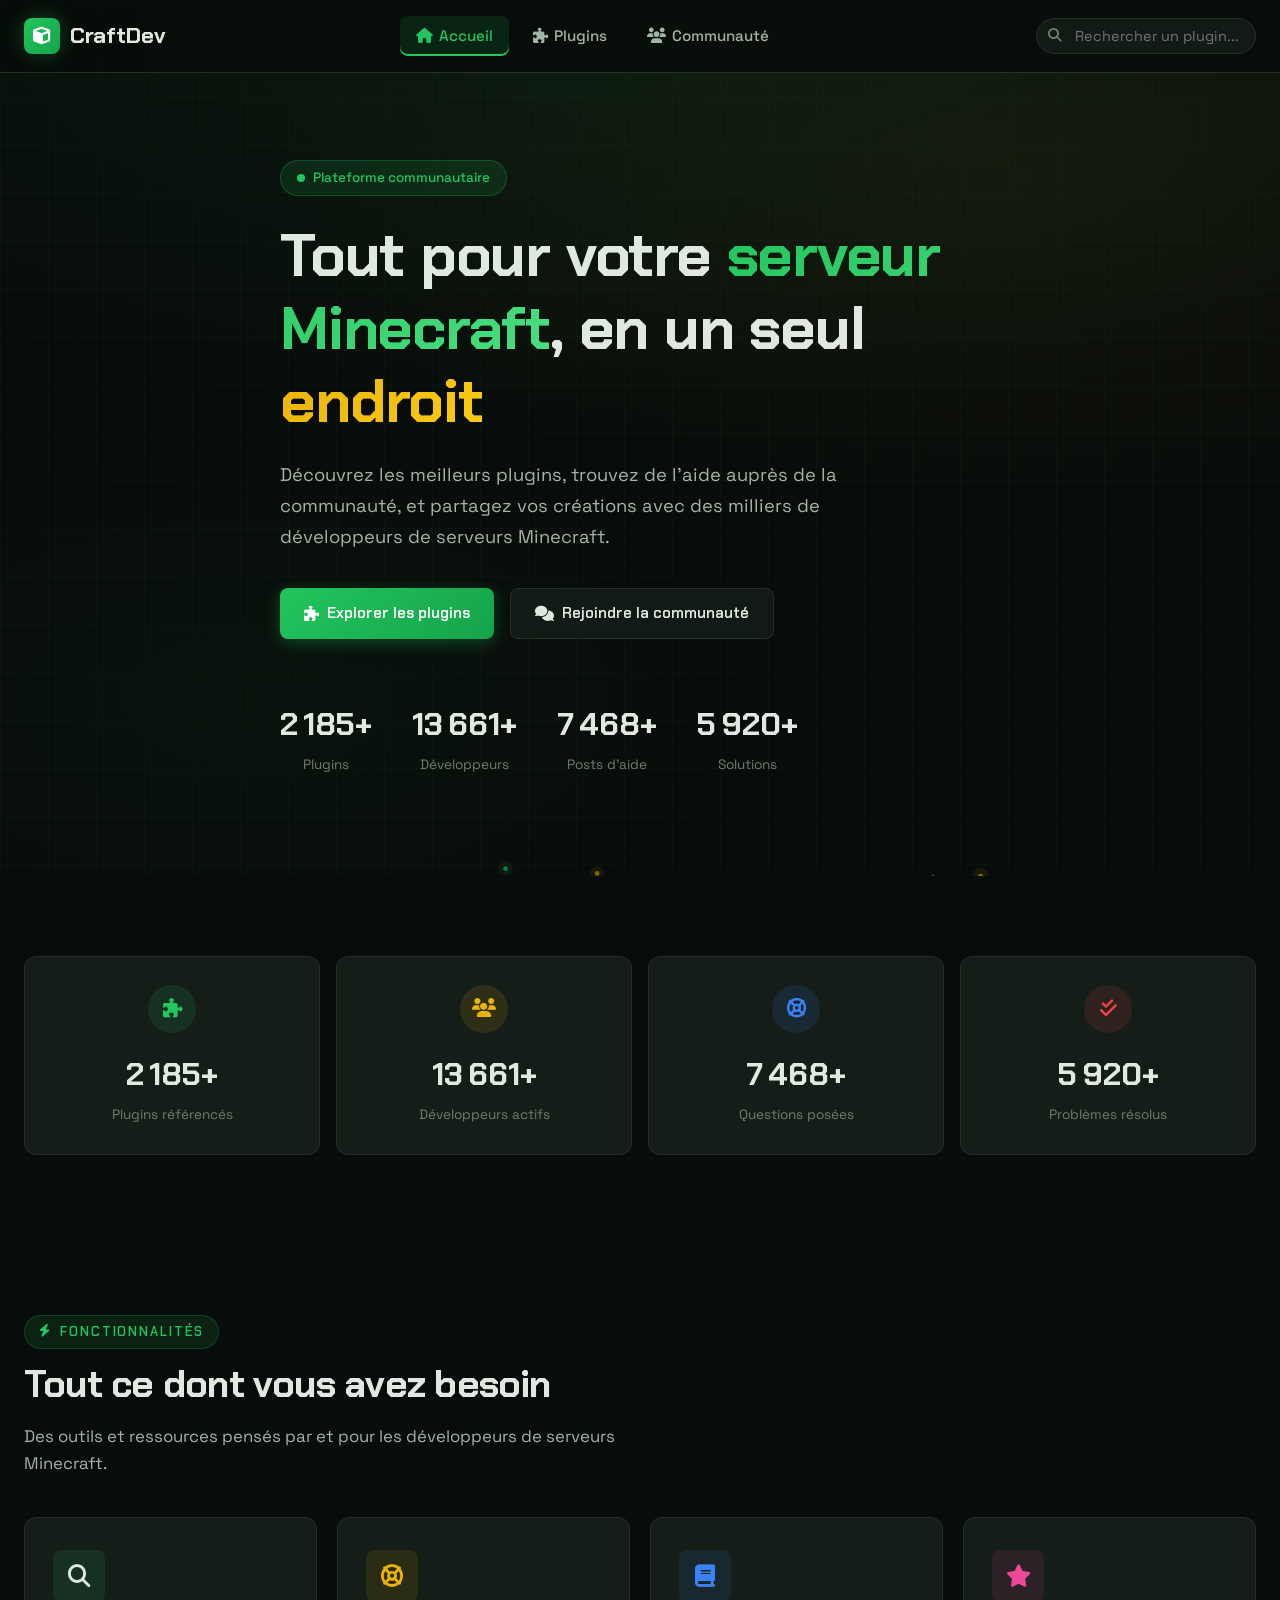
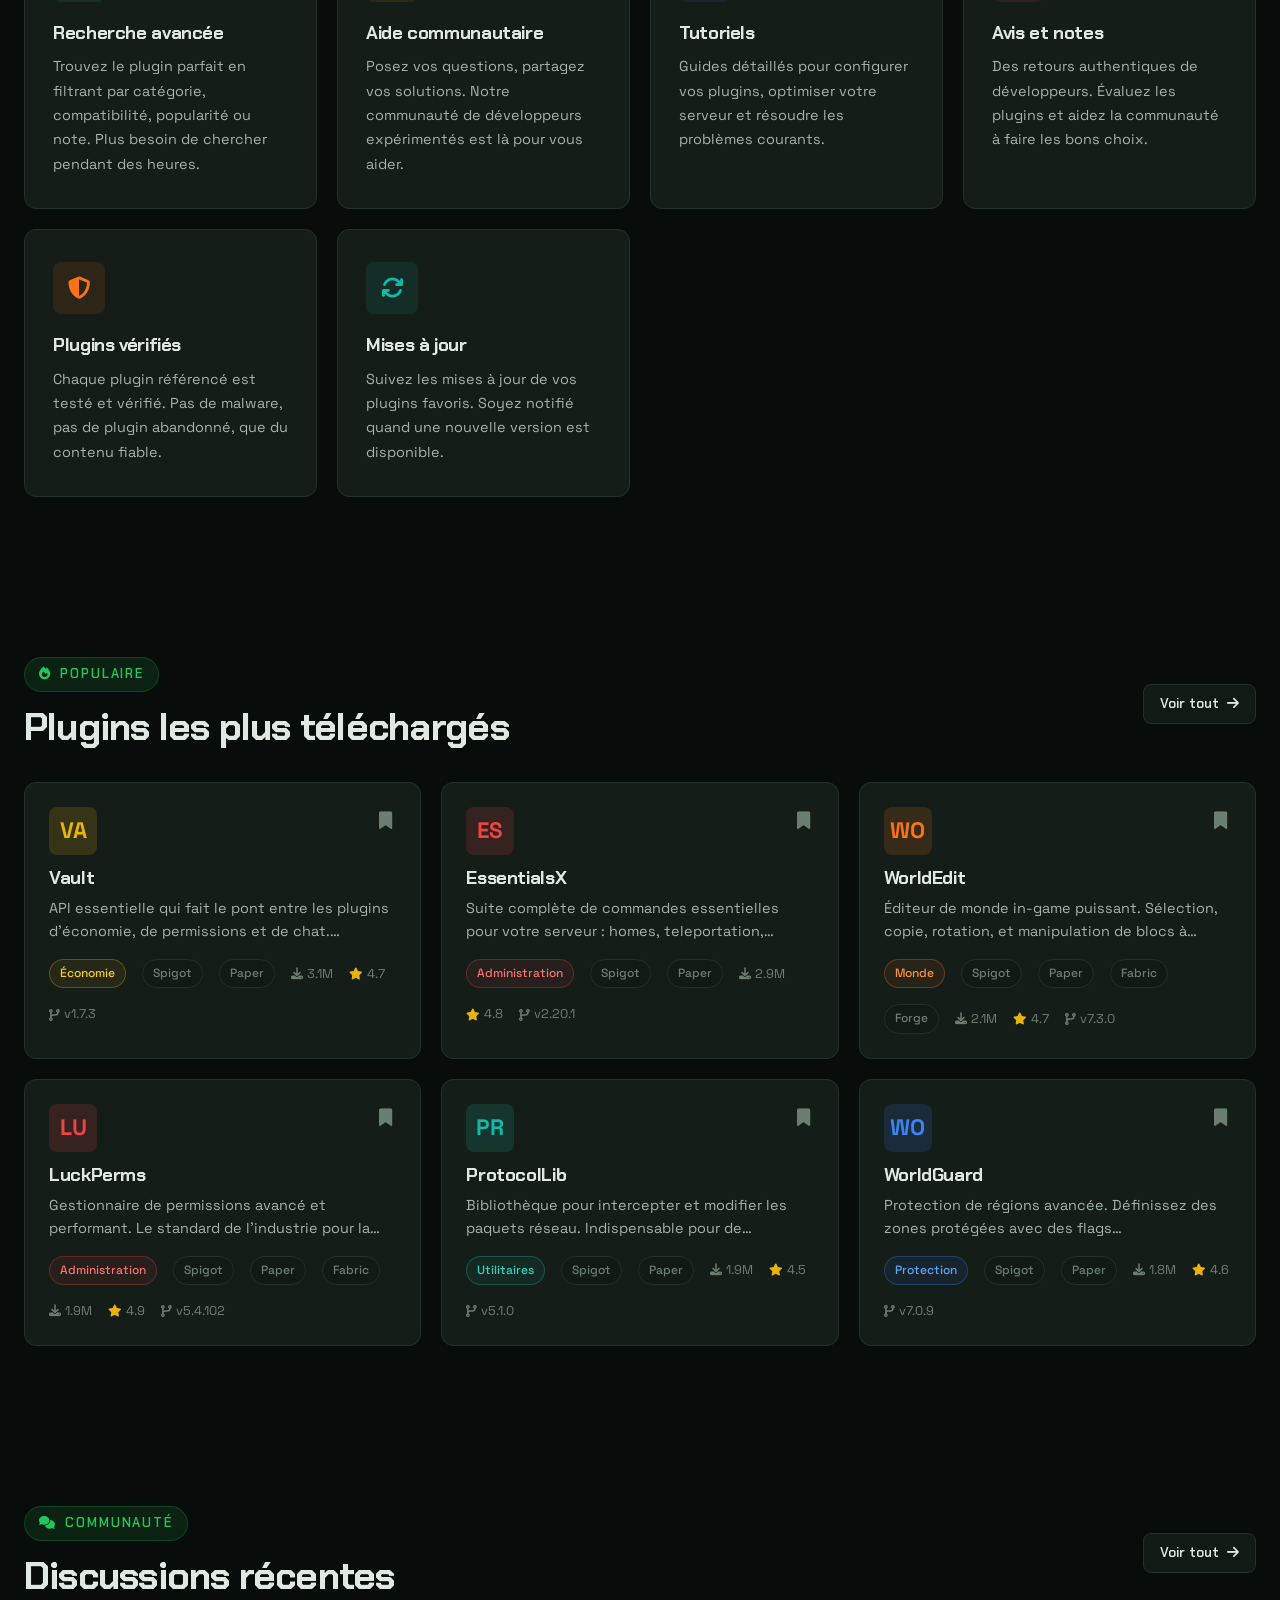
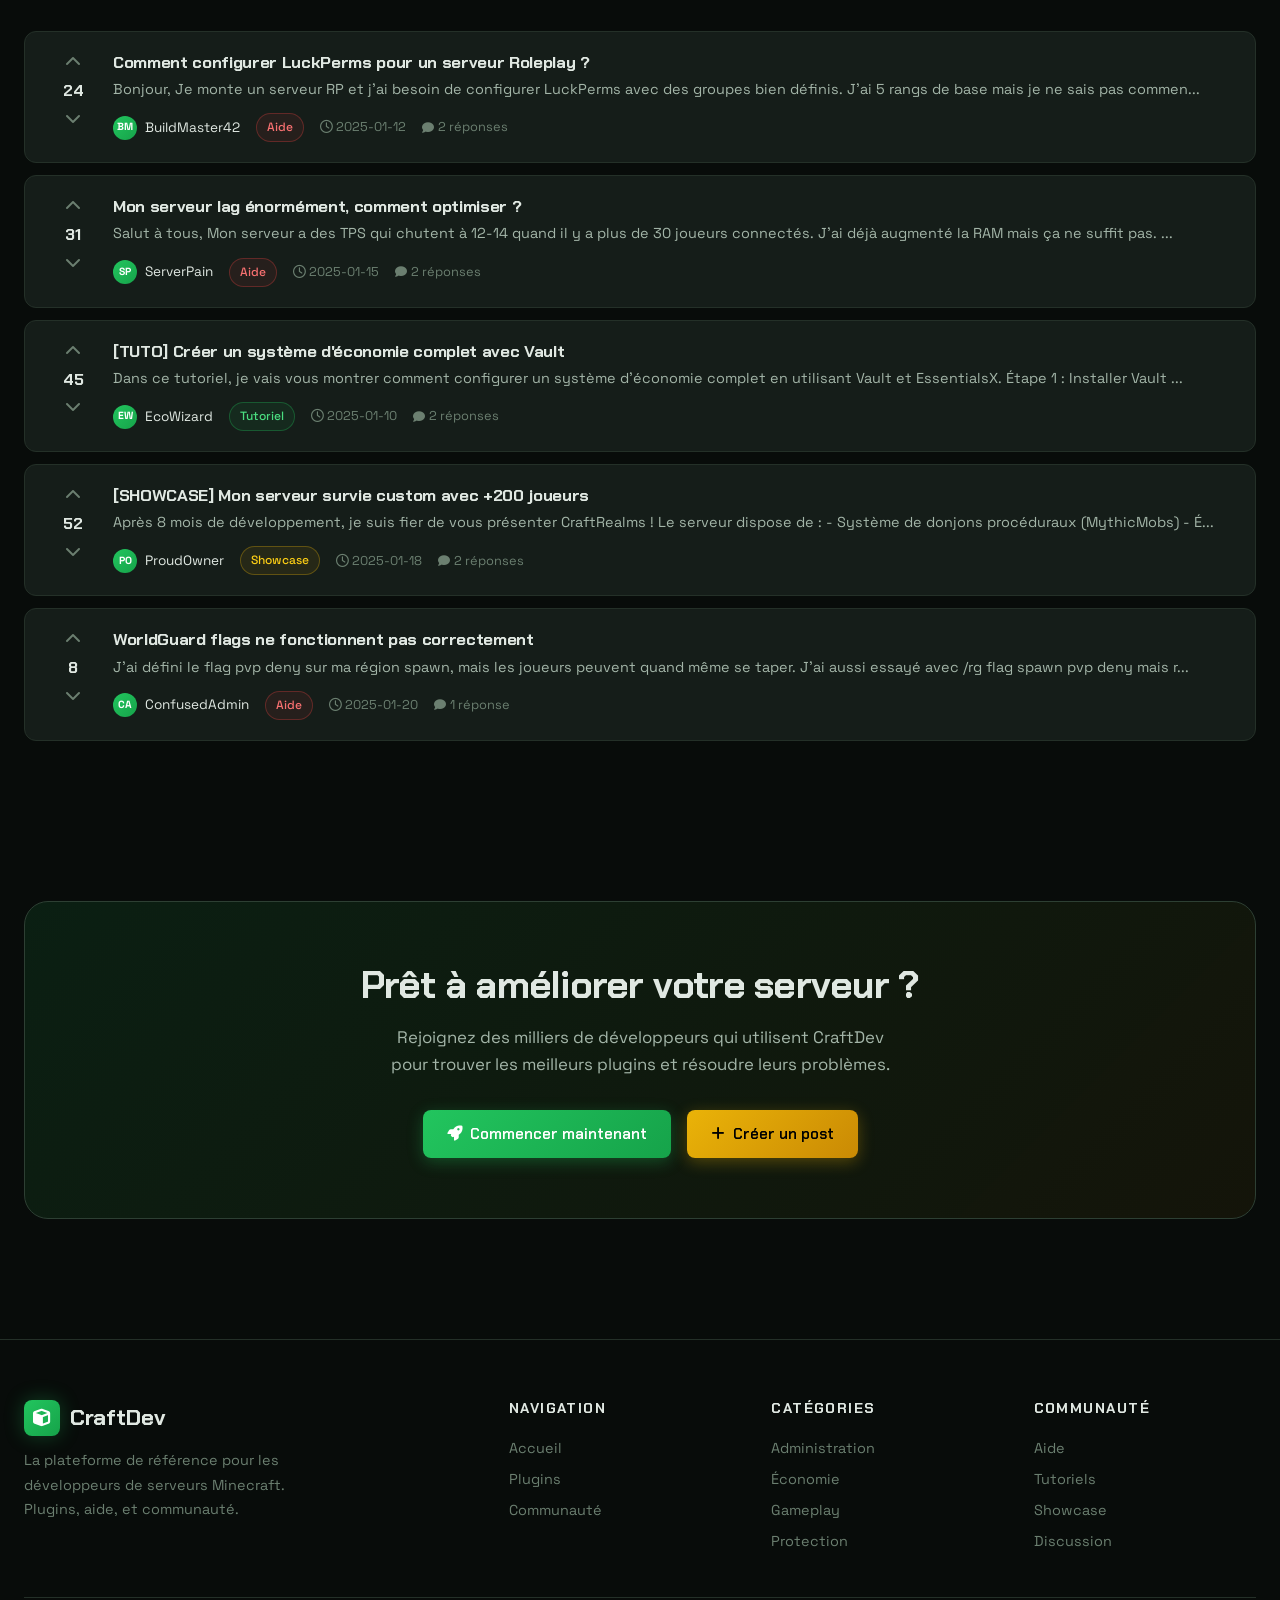
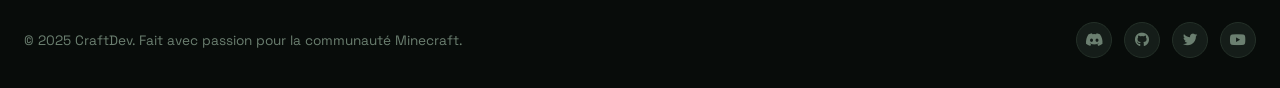
<file: index.html>
<!DOCTYPE html>
<html lang="fr">
<head>
    <meta charset="UTF-8">
    <meta name="viewport" content="width=device-width, initial-scale=1.0">
    <title>CraftDev - Ressources pour développeurs de serveurs Minecraft</title>
    <meta name="description" content="Trouvez des plugins, de l'aide et des ressources pour votre serveur Minecraft.">
    <link rel="preconnect" href="https://fonts.googleapis.com">
    <link rel="preconnect" href="https://fonts.gstatic.com" crossorigin>
    <link href="https://fonts.googleapis.com/css2?family=Chakra+Petch:wght@400;600;700;800&family=Space+Grotesk:wght@300;400;500;600;700&display=swap" rel="stylesheet">
    <link rel="stylesheet" href="https://cdnjs.cloudflare.com/ajax/libs/font-awesome/6.5.1/css/all.min.css">
    <link rel="stylesheet" href="css/style.css">
</head>
<body>

    <!-- Navigation -->
    <nav class="nav">
        <div class="container nav-inner">
            <a href="index.html" class="nav-logo">
                <div class="nav-logo-icon"><i class="fas fa-cube"></i></div>
                CraftDev
            </a>
            <ul class="nav-links">
                <li><a href="index.html" class="active"><i class="fas fa-home"></i> Accueil</a></li>
                <li><a href="plugins.html"><i class="fas fa-puzzle-piece"></i> Plugins</a></li>
                <li><a href="community.html"><i class="fas fa-users"></i> Communauté</a></li>
            </ul>
            <div class="nav-search">
                <i class="fas fa-search search-icon"></i>
                <input type="text" placeholder="Rechercher un plugin..." id="nav-search-input">
            </div>
            <button class="nav-mobile-btn" id="mobile-nav-btn"><i class="fas fa-bars"></i></button>
        </div>
    </nav>

    <!-- Menu mobile -->
    <div class="nav-mobile-menu" id="mobile-nav-menu">
        <a href="index.html" class="active"><i class="fas fa-home"></i> Accueil</a>
        <a href="plugins.html"><i class="fas fa-puzzle-piece"></i> Plugins</a>
        <a href="community.html"><i class="fas fa-users"></i> Communauté</a>
    </div>

    <!-- Hero -->
    <section class="hero">
        <div class="hero-bg">
            <canvas id="particles-canvas"></canvas>
        </div>
        <div class="container">
            <div class="hero-content">
                <div class="hero-badge">
                    <span class="pulse"></span>
                    Plateforme communautaire
                </div>
                <h1>Tout pour votre <span class="accent">serveur Minecraft</span>, en un seul <span class="gold">endroit</span></h1>
                <p class="hero-desc">
                    Découvrez les meilleurs plugins, trouvez de l'aide auprès de la communauté, et partagez vos créations avec des milliers de développeurs de serveurs Minecraft.
                </p>
                <div class="hero-actions">
                    <a href="plugins.html" class="btn btn-primary">
                        <i class="fas fa-puzzle-piece"></i> Explorer les plugins
                    </a>
                    <a href="community.html" class="btn btn-secondary">
                        <i class="fas fa-comments"></i> Rejoindre la communauté
                    </a>
                </div>
                <div class="hero-stats">
                    <div class="hero-stat">
                        <div class="hero-stat-value"><span data-count="2400" data-suffix="+">0</span></div>
                        <div class="hero-stat-label">Plugins</div>
                    </div>
                    <div class="hero-stat">
                        <div class="hero-stat-value accent"><span data-count="15000" data-suffix="+">0</span></div>
                        <div class="hero-stat-label">Développeurs</div>
                    </div>
                    <div class="hero-stat">
                        <div class="hero-stat-value gold"><span data-count="8200" data-suffix="+">0</span></div>
                        <div class="hero-stat-label">Posts d'aide</div>
                    </div>
                    <div class="hero-stat">
                        <div class="hero-stat-value"><span data-count="6500" data-suffix="+">0</span></div>
                        <div class="hero-stat-label">Solutions</div>
                    </div>
                </div>
            </div>
        </div>
    </section>

    <!-- Stats -->
    <section class="section reveal">
        <div class="container">
            <div class="stats-grid">
                <div class="stat-card">
                    <div class="stat-icon green"><i class="fas fa-puzzle-piece"></i></div>
                    <div class="stat-value" data-count="2400" data-suffix="+">0</div>
                    <div class="stat-label">Plugins référencés</div>
                </div>
                <div class="stat-card">
                    <div class="stat-icon gold"><i class="fas fa-users"></i></div>
                    <div class="stat-value" data-count="15000" data-suffix="+">0</div>
                    <div class="stat-label">Développeurs actifs</div>
                </div>
                <div class="stat-card">
                    <div class="stat-icon blue"><i class="fas fa-life-ring"></i></div>
                    <div class="stat-value" data-count="8200" data-suffix="+">0</div>
                    <div class="stat-label">Questions posées</div>
                </div>
                <div class="stat-card">
                    <div class="stat-icon red"><i class="fas fa-check-double"></i></div>
                    <div class="stat-value" data-count="6500" data-suffix="+">0</div>
                    <div class="stat-label">Problèmes résolus</div>
                </div>
            </div>
        </div>
    </section>

    <!-- Fonctionnalités -->
    <section class="section reveal">
        <div class="container">
            <span class="section-label"><i class="fas fa-bolt"></i> Fonctionnalités</span>
            <h2 class="section-title">Tout ce dont vous avez besoin</h2>
            <p class="section-desc">Des outils et ressources pensés par et pour les développeurs de serveurs Minecraft.</p>
            <div class="features-grid">
                <div class="feature-card">
                    <div class="feature-icon"><i class="fas fa-search"></i></div>
                    <h3>Recherche avancée</h3>
                    <p>Trouvez le plugin parfait en filtrant par catégorie, compatibilité, popularité ou note. Plus besoin de chercher pendant des heures.</p>
                </div>
                <div class="feature-card">
                    <div class="feature-icon" style="background: rgba(234,179,8,0.1)"><i class="fas fa-life-ring" style="color: var(--gold)"></i></div>
                    <h3>Aide communautaire</h3>
                    <p>Posez vos questions, partagez vos solutions. Notre communauté de développeurs expérimentés est là pour vous aider.</p>
                </div>
                <div class="feature-card">
                    <div class="feature-icon" style="background: rgba(59,130,246,0.1)"><i class="fas fa-book" style="color: var(--info)"></i></div>
                    <h3>Tutoriels</h3>
                    <p>Guides détaillés pour configurer vos plugins, optimiser votre serveur et résoudre les problèmes courants.</p>
                </div>
                <div class="feature-card">
                    <div class="feature-icon" style="background: rgba(236,72,153,0.1)"><i class="fas fa-star" style="color: #ec4899"></i></div>
                    <h3>Avis et notes</h3>
                    <p>Des retours authentiques de développeurs. Évaluez les plugins et aidez la communauté à faire les bons choix.</p>
                </div>
                <div class="feature-card">
                    <div class="feature-icon" style="background: rgba(249,115,22,0.1)"><i class="fas fa-shield-alt" style="color: #f97316"></i></div>
                    <h3>Plugins vérifiés</h3>
                    <p>Chaque plugin référencé est testé et vérifié. Pas de malware, pas de plugin abandonné, que du contenu fiable.</p>
                </div>
                <div class="feature-card">
                    <div class="feature-icon" style="background: rgba(20,184,166,0.1)"><i class="fas fa-sync" style="color: #14b8a6"></i></div>
                    <h3>Mises à jour</h3>
                    <p>Suivez les mises à jour de vos plugins favoris. Soyez notifié quand une nouvelle version est disponible.</p>
                </div>
            </div>
        </div>
    </section>

    <!-- Plugins populaires -->
    <section class="section reveal">
        <div class="container">
            <div style="display:flex;align-items:center;justify-content:space-between;flex-wrap:wrap;gap:16px;margin-bottom:32px">
                <div>
                    <span class="section-label"><i class="fas fa-fire"></i> Populaire</span>
                    <h2 class="section-title" style="margin-bottom:0">Plugins les plus téléchargés</h2>
                </div>
                <a href="plugins.html" class="btn btn-secondary btn-sm">
                    Voir tout <i class="fas fa-arrow-right"></i>
                </a>
            </div>
            <div class="plugins-grid" id="home-featured-plugins"></div>
        </div>
    </section>

    <!-- Posts récents -->
    <section class="section reveal">
        <div class="container">
            <div style="display:flex;align-items:center;justify-content:space-between;flex-wrap:wrap;gap:16px;margin-bottom:32px">
                <div>
                    <span class="section-label"><i class="fas fa-comments"></i> Communauté</span>
                    <h2 class="section-title" style="margin-bottom:0">Discussions récentes</h2>
                </div>
                <a href="community.html" class="btn btn-secondary btn-sm">
                    Voir tout <i class="fas fa-arrow-right"></i>
                </a>
            </div>
            <div class="posts-list" id="home-recent-posts"></div>
        </div>
    </section>

    <!-- CTA -->
    <section class="section reveal">
        <div class="container">
            <div style="background: linear-gradient(135deg, rgba(34,197,94,0.1), rgba(234,179,8,0.05)); border: 1px solid var(--border-light); border-radius: var(--radius-xl); padding: 60px 40px; text-align: center; position: relative; overflow: hidden;">
                <h2 style="margin-bottom: 16px;">Prêt à améliorer votre serveur ?</h2>
                <p style="color: var(--text-secondary); max-width: 500px; margin: 0 auto 32px; font-size: 1.05rem;">
                    Rejoignez des milliers de développeurs qui utilisent CraftDev pour trouver les meilleurs plugins et résoudre leurs problèmes.
                </p>
                <div style="display:flex;gap:16px;justify-content:center;flex-wrap:wrap">
                    <a href="plugins.html" class="btn btn-primary">
                        <i class="fas fa-rocket"></i> Commencer maintenant
                    </a>
                    <a href="community.html" class="btn btn-gold">
                        <i class="fas fa-plus"></i> Créer un post
                    </a>
                </div>
            </div>
        </div>
    </section>

    <!-- Footer -->
    <footer class="footer">
        <div class="container">
            <div class="footer-grid">
                <div class="footer-brand">
                    <a href="index.html" class="nav-logo">
                        <div class="nav-logo-icon"><i class="fas fa-cube"></i></div>
                        CraftDev
                    </a>
                    <p>La plateforme de référence pour les développeurs de serveurs Minecraft. Plugins, aide, et communauté.</p>
                </div>
                <div class="footer-col">
                    <h4>Navigation</h4>
                    <a href="index.html">Accueil</a>
                    <a href="plugins.html">Plugins</a>
                    <a href="community.html">Communauté</a>
                </div>
                <div class="footer-col">
                    <h4>Catégories</h4>
                    <a href="plugins.html?cat=admin">Administration</a>
                    <a href="plugins.html?cat=economy">Économie</a>
                    <a href="plugins.html?cat=gameplay">Gameplay</a>
                    <a href="plugins.html?cat=protection">Protection</a>
                </div>
                <div class="footer-col">
                    <h4>Communauté</h4>
                    <a href="community.html?cat=help">Aide</a>
                    <a href="community.html?cat=tutorial">Tutoriels</a>
                    <a href="community.html?cat=showcase">Showcase</a>
                    <a href="community.html?cat=discussion">Discussion</a>
                </div>
            </div>
            <div class="footer-bottom">
                <span>&copy; 2025 CraftDev. Fait avec passion pour la communauté Minecraft.</span>
                <div class="footer-socials">
                    <a href="#" title="Discord"><i class="fab fa-discord"></i></a>
                    <a href="#" title="GitHub"><i class="fab fa-github"></i></a>
                    <a href="#" title="Twitter"><i class="fab fa-twitter"></i></a>
                    <a href="#" title="YouTube"><i class="fab fa-youtube"></i></a>
                </div>
            </div>
        </div>
    </footer>

    <!-- Modals -->
    <div class="modal-overlay" id="plugin-modal">
        <div class="modal">
            <div class="modal-header">
                <h2 class="modal-title">Détail du plugin</h2>
                <button class="modal-close" onclick="closeModal('plugin-modal')"><i class="fas fa-times"></i></button>
            </div>
            <div class="modal-body"></div>
        </div>
    </div>

    <div class="modal-overlay" id="post-modal">
        <div class="modal">
            <div class="modal-header">
                <h2 class="modal-title">Discussion</h2>
                <button class="modal-close" onclick="closeModal('post-modal')"><i class="fas fa-times"></i></button>
            </div>
            <div class="modal-body"></div>
        </div>
    </div>

    <!-- Toasts -->
    <div class="toast-container" id="toast-container"></div>

    <!-- Back to top -->
    <button class="back-to-top" id="back-to-top"><i class="fas fa-chevron-up"></i></button>

    <script src="js/app.js"></script>
</body>
</html>
</file>
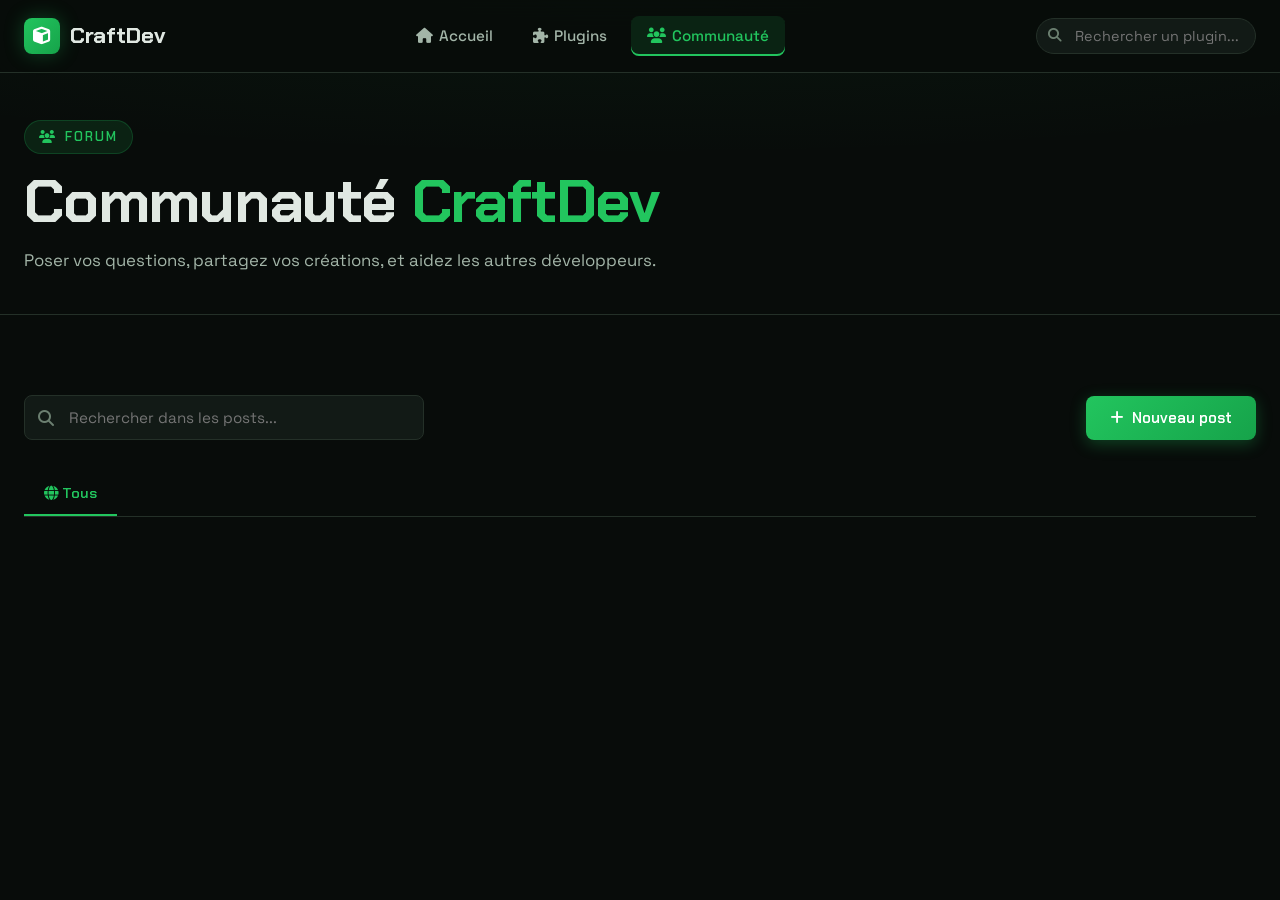
<file: community.html>
<!DOCTYPE html>
<html lang="fr">
<head>
    <meta charset="UTF-8">
    <meta name="viewport" content="width=device-width, initial-scale=1.0">
    <title>Communauté - CraftDev</title>
    <meta name="description" content="Rejoignez la communauté CraftDev. Posez vos questions, partagez vos créations.">
    <link rel="preconnect" href="https://fonts.googleapis.com">
    <link rel="preconnect" href="https://fonts.gstatic.com" crossorigin>
    <link href="https://fonts.googleapis.com/css2?family=Chakra+Petch:wght@400;600;700;800&family=Space+Grotesk:wght@300;400;500;600;700&display=swap" rel="stylesheet">
    <link rel="stylesheet" href="https://cdnjs.cloudflare.com/ajax/libs/font-awesome/6.5.1/css/all.min.css">
    <link rel="stylesheet" href="css/style.css">
</head>
<body>

    <!-- Navigation -->
    <nav class="nav">
        <div class="container nav-inner">
            <a href="index.html" class="nav-logo">
                <div class="nav-logo-icon"><i class="fas fa-cube"></i></div>
                CraftDev
            </a>
            <ul class="nav-links">
                <li><a href="index.html"><i class="fas fa-home"></i> Accueil</a></li>
                <li><a href="plugins.html"><i class="fas fa-puzzle-piece"></i> Plugins</a></li>
                <li><a href="community.html" class="active"><i class="fas fa-users"></i> Communauté</a></li>
            </ul>
            <div class="nav-search">
                <i class="fas fa-search search-icon"></i>
                <input type="text" placeholder="Rechercher un plugin..." id="nav-search-input">
            </div>
            <button class="nav-mobile-btn" id="mobile-nav-btn"><i class="fas fa-bars"></i></button>
        </div>
    </nav>

    <!-- Menu mobile -->
    <div class="nav-mobile-menu" id="mobile-nav-menu">
        <a href="index.html"><i class="fas fa-home"></i> Accueil</a>
        <a href="plugins.html"><i class="fas fa-puzzle-piece"></i> Plugins</a>
        <a href="community.html" class="active"><i class="fas fa-users"></i> Communauté</a>
    </div>

    <!-- En-tête de page -->
    <div class="page-header">
        <div class="container">
            <span class="section-label"><i class="fas fa-users"></i> Forum</span>
            <h1>Communauté <span style="color: var(--accent)">CraftDev</span></h1>
            <p>Poser vos questions, partagez vos créations, et aidez les autres développeurs.</p>
        </div>
    </div>

    <!-- Contenu communauté -->
    <section class="section">
        <div class="container">
            <!-- Barre d'actions -->
            <div class="filter-bar" style="justify-content: space-between;">
                <div class="filter-search" style="max-width: 400px;">
                    <i class="fas fa-search search-icon"></i>
                    <input type="text" placeholder="Rechercher dans les posts..." id="post-search">
                </div>
                <button class="btn btn-primary" onclick="openModal('create-post-modal')">
                    <i class="fas fa-plus"></i> Nouveau post
                </button>
            </div>

            <!-- Tabs de catégorie -->
            <div class="community-tabs">
                <button class="community-tab active" data-category="all">
                    <i class="fas fa-globe"></i> Tous
                </button>
                <button class="community-tab" data-category="help">
</file>
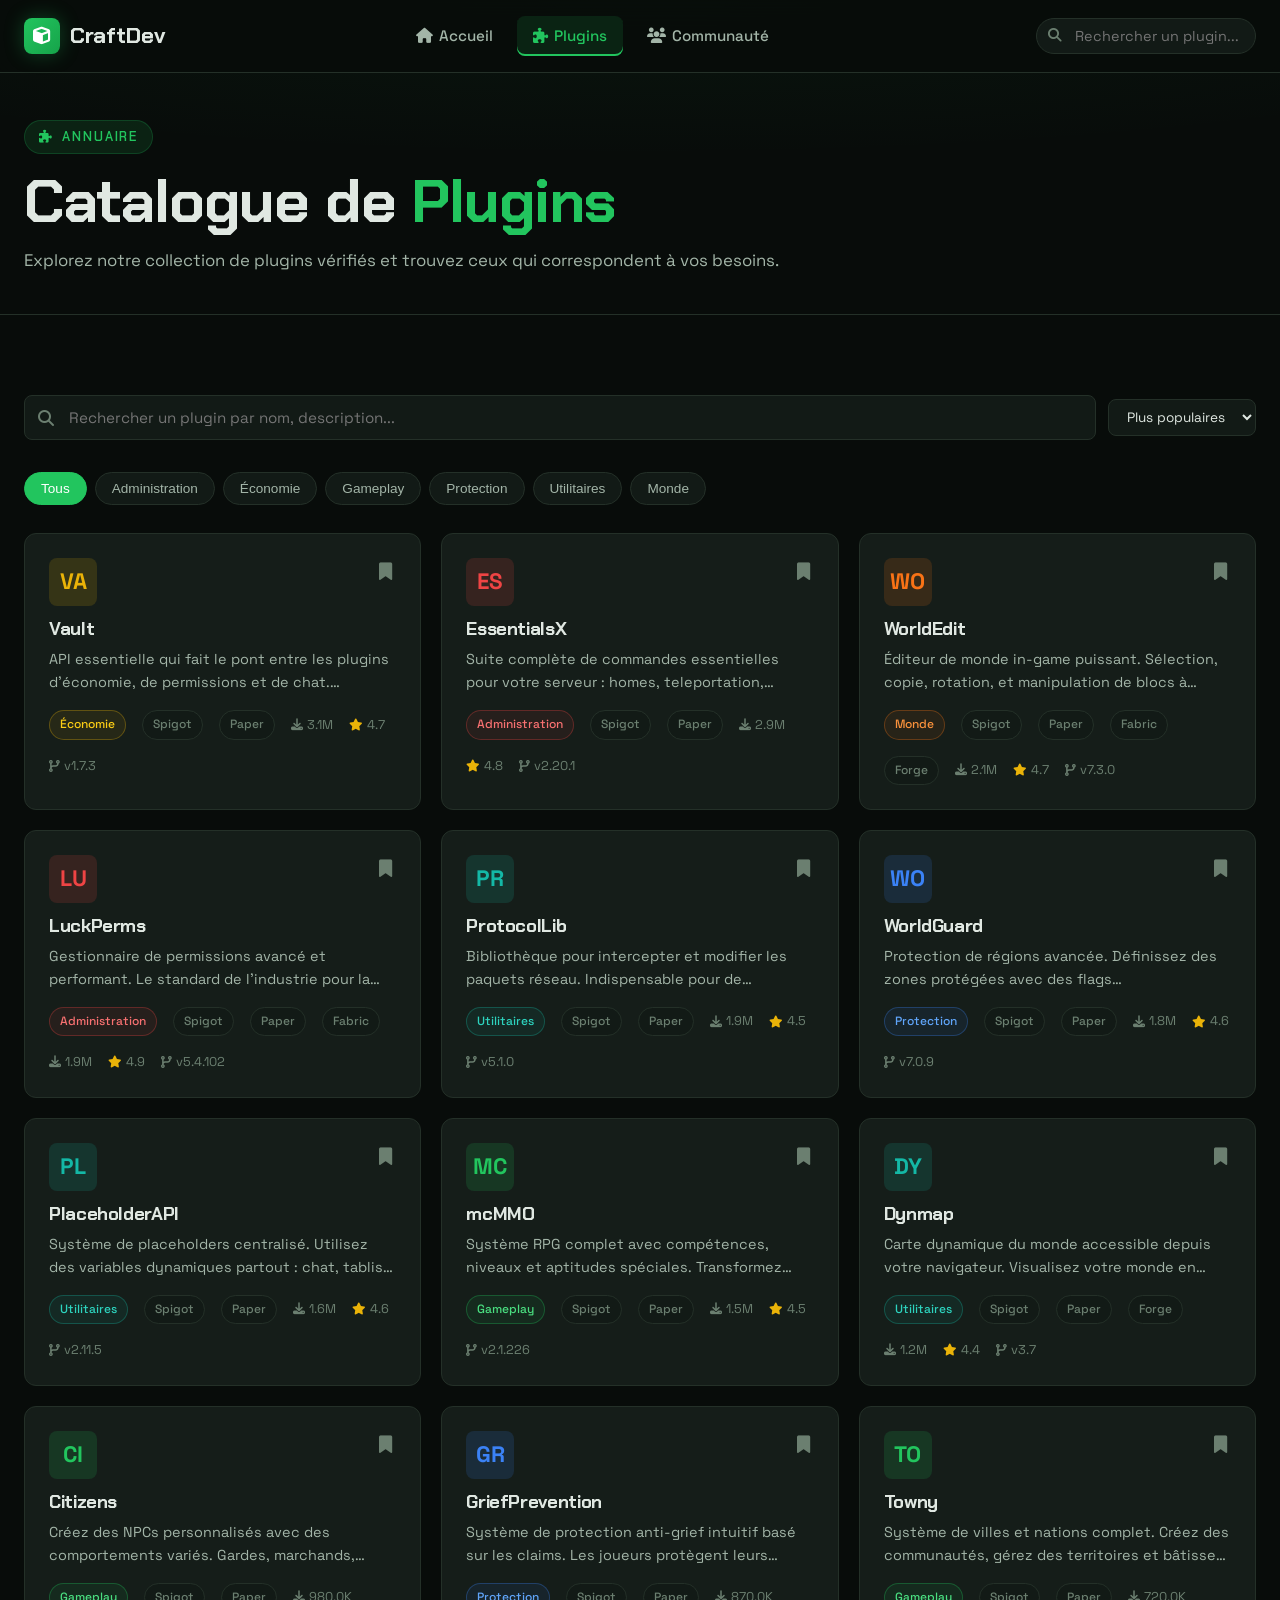
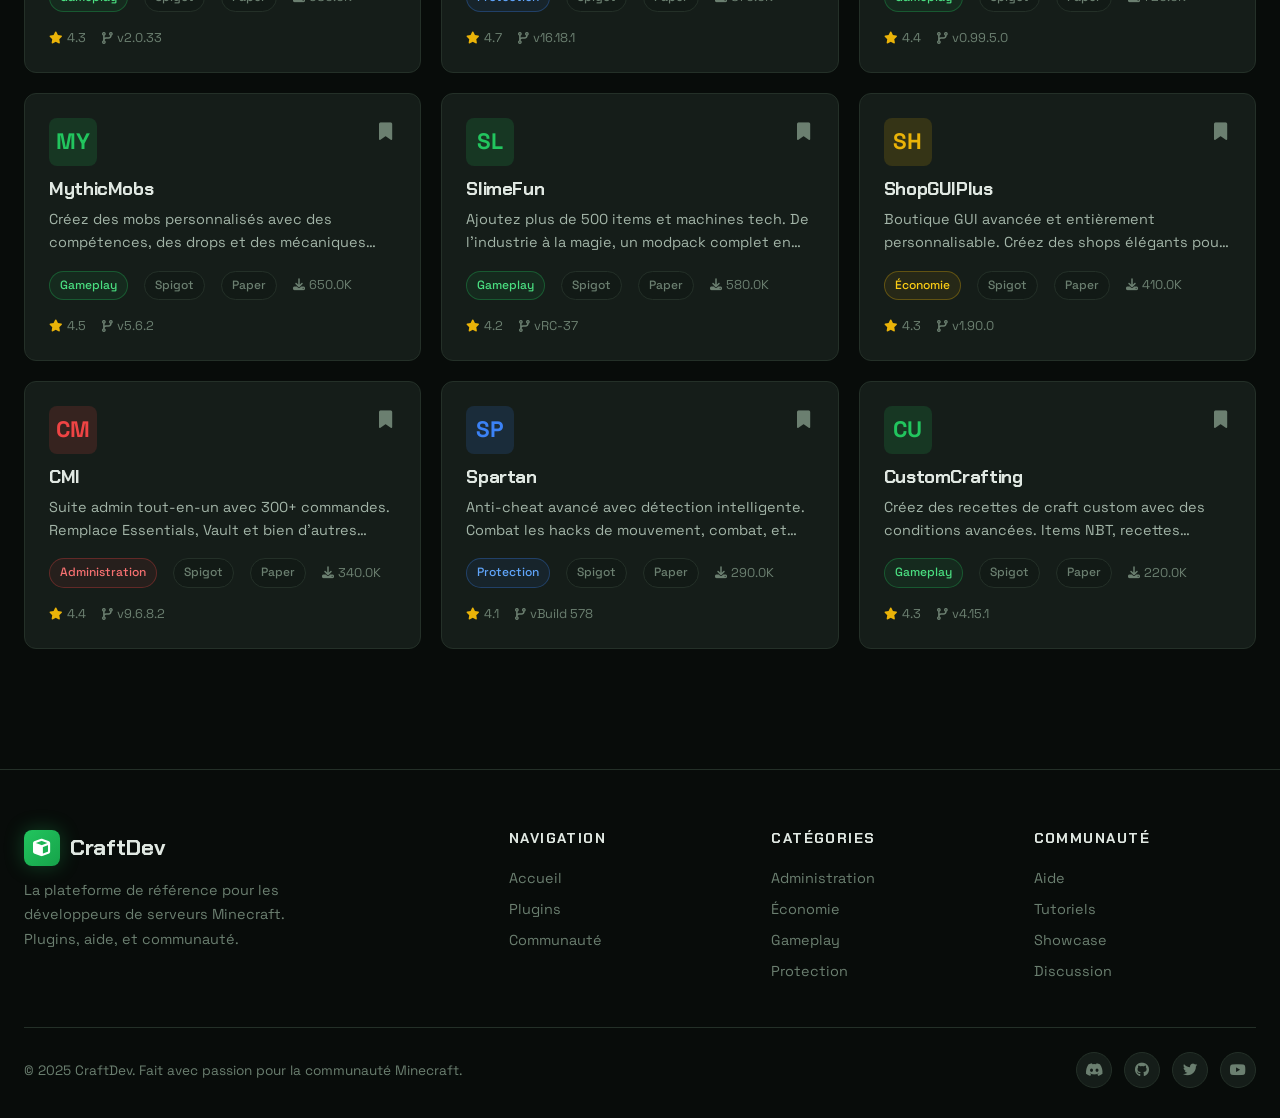
<file: plugins.html>
<!DOCTYPE html>
<html lang="fr">
<head>
    <meta charset="UTF-8">
    <meta name="viewport" content="width=device-width, initial-scale=1.0">
    <title>Plugins - CraftDev</title>
    <meta name="description" content="Explorez et trouvez les meilleurs plugins pour votre serveur Minecraft.">
    <link rel="preconnect" href="https://fonts.googleapis.com">
    <link rel="preconnect" href="https://fonts.gstatic.com" crossorigin>
    <link href="https://fonts.googleapis.com/css2?family=Chakra+Petch:wght@400;600;700;800&family=Space+Grotesk:wght@300;400;500;600;700&display=swap" rel="stylesheet">
    <link rel="stylesheet" href="https://cdnjs.cloudflare.com/ajax/libs/font-awesome/6.5.1/css/all.min.css">
    <link rel="stylesheet" href="css/style.css">
</head>
<body>

    <!-- Navigation -->
    <nav class="nav">
        <div class="container nav-inner">
            <a href="index.html" class="nav-logo">
                <div class="nav-logo-icon"><i class="fas fa-cube"></i></div>
                CraftDev
            </a>
            <ul class="nav-links">
                <li><a href="index.html"><i class="fas fa-home"></i> Accueil</a></li>
                <li><a href="plugins.html" class="active"><i class="fas fa-puzzle-piece"></i> Plugins</a></li>
                <li><a href="community.html"><i class="fas fa-users"></i> Communauté</a></li>
            </ul>
            <div class="nav-search">
                <i class="fas fa-search search-icon"></i>
                <input type="text" placeholder="Rechercher un plugin..." id="nav-search-input">
            </div>
            <button class="nav-mobile-btn" id="mobile-nav-btn"><i class="fas fa-bars"></i></button>
        </div>
    </nav>

    <!-- Menu mobile -->
    <div class="nav-mobile-menu" id="mobile-nav-menu">
        <a href="index.html"><i class="fas fa-home"></i> Accueil</a>
        <a href="plugins.html" class="active"><i class="fas fa-puzzle-piece"></i> Plugins</a>
        <a href="community.html"><i class="fas fa-users"></i> Communauté</a>
    </div>

    <!-- En-tête de page -->
    <div class="page-header">
        <div class="container">
            <span class="section-label"><i class="fas fa-puzzle-piece"></i> Annuaire</span>
            <h1>Catalogue de <span style="color: var(--accent)">Plugins</span></h1>
            <p>Explorez notre collection de plugins vérifiés et trouvez ceux qui correspondent à vos besoins.</p>
        </div>
    </div>

    <!-- Filtres et grille -->
    <section class="section">
        <div class="container">
            <!-- Barre de filtres -->
            <div class="filter-bar">
                <div class="filter-search">
                    <i class="fas fa-search search-icon"></i>
                    <input type="text" placeholder="Rechercher un plugin par nom, description..." id="plugin-search">
                </div>
                <select class="filter-sort" id="plugin-sort">
                    <option value="popular">Plus populaires</option>
                    <option value="rating">Mieux notés</option>
                    <option value="newest">Plus récents</option>
                    <option value="name">Alphabétique</option>
                </select>
            </div>

            <!-- Pilules de catégorie -->
            <div class="filter-pills" style="margin-bottom: 28px;">
                <button class="filter-pill active" data-category="all">Tous</button>
                <button class="filter-pill" data-category="admin">Administration</button>
                <button class="filter-pill" data-category="economy">Économie</button>
                <button class="filter-pill" data-category="gameplay">Gameplay</button>
                <button class="filter-pill" data-category="protection">Protection</button>
                <button class="filter-pill" data-category="utility">Utilitaires</button>
                <button class="filter-pill" data-category="world">Monde</button>
            </div>

            <!-- Grille de plugins -->
            <div class="plugins-grid" id="plugins-grid"></div>
        </div>
    </section>

    <!-- Footer -->
    <footer class="footer">
        <div class="container">
            <div class="footer-grid">
                <div class="footer-brand">
                    <a href="index.html" class="nav-logo">
                        <div class="nav-logo-icon"><i class="fas fa-cube"></i></div>
                        CraftDev
                    </a>
                    <p>La plateforme de référence pour les développeurs de serveurs Minecraft. Plugins, aide, et communauté.</p>
                </div>
                <div class="footer-col">
                    <h4>Navigation</h4>
                    <a href="index.html">Accueil</a>
                    <a href="plugins.html">Plugins</a>
                    <a href="community.html">Communauté</a>
                </div>
                <div class="footer-col">
                    <h4>Catégories</h4>
                    <a href="plugins.html?cat=admin">Administration</a>
                    <a href="plugins.html?cat=economy">Économie</a>
                    <a href="plugins.html?cat=gameplay">Gameplay</a>
                    <a href="plugins.html?cat=protection">Protection</a>
                </div>
                <div class="footer-col">
                    <h4>Communauté</h4>
                    <a href="community.html?cat=help">Aide</a>
                    <a href="community.html?cat=tutorial">Tutoriels</a>
                    <a href="community.html?cat=showcase">Showcase</a>
                    <a href="community.html?cat=discussion">Discussion</a>
                </div>
            </div>
            <div class="footer-bottom">
                <span>&copy; 2025 CraftDev. Fait avec passion pour la communauté Minecraft.</span>
                <div class="footer-socials">
                    <a href="#" title="Discord"><i class="fab fa-discord"></i></a>
                    <a href="#" title="GitHub"><i class="fab fa-github"></i></a>
                    <a href="#" title="Twitter"><i class="fab fa-twitter"></i></a>
                    <a href="#" title="YouTube"><i class="fab fa-youtube"></i></a>
                </div>
            </div>
        </div>
    </footer>

    <!-- Modal détail plugin -->
    <div class="modal-overlay" id="plugin-modal">
        <div class="modal">
            <div class="modal-header">
                <h2 class="modal-title">Détail du plugin</h2>
                <button class="modal-close" onclick="closeModal('plugin-modal')"><i class="fas fa-times"></i></button>
            </div>
            <div class="modal-body"></div>
        </div>
    </div>

    <!-- Toasts -->
    <div class="toast-container" id="toast-container"></div>

    <!-- Back to top -->
    <button class="back-to-top" id="back-to-top"><i class="fas fa-chevron-up"></i></button>

    <script src="js/app.js"></script>
</body>
</html>
</file>
<file: css/style.css>
/* ========================================
   CraftDev - Styles Principaux
   Aide aux développeurs de serveurs Minecraft
   ======================================== */

/* --- Variables & Thème --- */
:root {
    --bg: #080c0a;
    --bg-alt: #0c1210;
    --surface: #121a16;
    --card: #151d19;
    --card-hover: #1c2a22;
    --border: #243028;
    --border-light: #2d3f33;
    --text: #e0e8e2;
    --text-secondary: #a3b5a8;
    --text-muted: #6b7f70;
    --accent: #22c55e;
    --accent-light: #4ade80;
    --accent-dark: #16a34a;
    --accent-glow: rgba(34, 197, 94, 0.12);
    --accent-glow-strong: rgba(34, 197, 94, 0.3);
    --gold: #eab308;
    --gold-light: #facc15;
    --danger: #ef4444;
    --info: #3b82f6;
    --warning: #f59e0b;
    --radius: 12px;
    --radius-sm: 8px;
    --radius-lg: 16px;
    --radius-xl: 24px;
    --shadow: 0 4px 24px rgba(0,0,0,0.4);
    --shadow-lg: 0 8px 40px rgba(0,0,0,0.6);
    --transition: 0.3s cubic-bezier(0.4, 0, 0.2, 1);
    --font-display: 'Chakra Petch', sans-serif;
    --font-body: 'Space Grotesk', sans-serif;
}

/* --- Reset & Base --- */
*, *::before, *::after {
    margin: 0;
    padding: 0;
    box-sizing: border-box;
}

html {
    scroll-behavior: smooth;
    scrollbar-width: thin;
    scrollbar-color: var(--accent-dark) var(--bg);
}

::-webkit-scrollbar { width: 8px; }
::-webkit-scrollbar-track { background: var(--bg); }
::-webkit-scrollbar-thumb { background: var(--accent-dark); border-radius: 4px; }

body {
    font-family: var(--font-body);
    background: var(--bg);
    color: var(--text);
    line-height: 1.6;
    overflow-x: hidden;
    min-height: 100vh;
}

a {
    color: var(--accent);
    text-decoration: none;
    transition: color var(--transition);
}
a:hover { color: var(--accent-light); }

img { max-width: 100%; display: block; }

/* --- Typography --- */
h1, h2, h3, h4, h5, h6 {
    font-family: var(--font-display);
    font-weight: 700;
    line-height: 1.2;
    letter-spacing: -0.02em;
}

h1 { font-size: clamp(2.2rem, 5vw, 3.8rem); }
h2 { font-size: clamp(1.6rem, 3.5vw, 2.4rem); }
h3 { font-size: clamp(1.2rem, 2vw, 1.5rem); }

/* --- Utilitaires --- */
.container {
    max-width: 1280px;
    margin: 0 auto;
    padding: 0 24px;
}

.section {
    padding: 80px 0;
}

.section-label {
    display: inline-flex;
    align-items: center;
    gap: 8px;
    font-family: var(--font-display);
    font-size: 0.8rem;
    font-weight: 600;
    text-transform: uppercase;
    letter-spacing: 0.15em;
    color: var(--accent);
    margin-bottom: 12px;
    padding: 6px 14px;
    background: var(--accent-glow);
    border: 1px solid rgba(34, 197, 94, 0.2);
    border-radius: 100px;
}

.section-title {
    margin-bottom: 16px;
}

.section-desc {
    color: var(--text-secondary);
    max-width: 600px;
    margin-bottom: 40px;
    font-size: 1.05rem;
}

/* --- Navigation --- */
.nav {
    position: fixed;
    top: 0;
    left: 0;
    right: 0;
    z-index: 1000;
    background: rgba(8, 12, 10, 0.85);
    backdrop-filter: blur(20px);
    -webkit-backdrop-filter: blur(20px);
    border-bottom: 1px solid var(--border);
    transition: background var(--transition);
}

.nav-inner {
    display: flex;
    align-items: center;
    justify-content: space-between;
    height: 72px;
}

.nav-logo {
    display: flex;
    align-items: center;
    gap: 10px;
    font-family: var(--font-display);
    font-weight: 800;
    font-size: 1.4rem;
    color: var(--text);
    text-decoration: none;
}

.nav-logo-icon {
    width: 36px;
    height: 36px;
    background: linear-gradient(135deg, var(--accent), var(--accent-dark));
    border-radius: var(--radius-sm);
    display: flex;
    align-items: center;
    justify-content: center;
    font-size: 1.1rem;
    color: #fff;
    box-shadow: 0 0 20px var(--accent-glow-strong);
}

.nav-links {
    display: flex;
    align-items: center;
    gap: 8px;
    list-style: none;
}

.nav-links a {
    display: flex;
    align-items: center;
    gap: 6px;
    padding: 8px 16px;
    border-radius: var(--radius-sm);
    color: var(--text-secondary);
    font-weight: 500;
    font-size: 0.95rem;
    transition: all var(--transition);
}

.nav-links a:hover,
.nav-links a.active {
    color: var(--accent);
    background: var(--accent-glow);
}

.nav-links a.active {
    box-shadow: inset 0 -2px 0 var(--accent);
}

.nav-search {
    position: relative;
    margin-left: 16px;
}

.nav-search input {
    background: var(--surface);
    border: 1px solid var(--border);
    border-radius: 100px;
    padding: 8px 16px 8px 38px;
    color: var(--text);
    font-family: var(--font-body);
    font-size: 0.9rem;
    width: 220px;
    transition: all var(--transition);
    outline: none;
}

.nav-search input:focus {
    border-color: var(--accent);
    box-shadow: 0 0 0 3px var(--accent-glow);
    width: 280px;
}

.nav-search .search-icon {
    position: absolute;
    left: 12px;
    top: 50%;
    transform: translateY(-50%);
    color: var(--text-muted);
    font-size: 0.85rem;
}

.nav-mobile-btn {
    display: none;
    background: none;
    border: none;
    color: var(--text);
    font-size: 1.5rem;
    cursor: pointer;
    padding: 8px;
}

/* --- Boutons --- */
.btn {
    display: inline-flex;
    align-items: center;
    gap: 8px;
    padding: 12px 24px;
    border: none;
    border-radius: var(--radius-sm);
    font-family: var(--font-display);
    font-weight: 600;
    font-size: 0.95rem;
    cursor: pointer;
    transition: all var(--transition);
    text-decoration: none;
    white-space: nowrap;
}

.btn-primary {
    background: linear-gradient(135deg, var(--accent), var(--accent-dark));
    color: #fff;
    box-shadow: 0 4px 16px rgba(34, 197, 94, 0.3);
}

.btn-primary:hover {
    transform: translateY(-2px);
    box-shadow: 0 6px 24px rgba(34, 197, 94, 0.4);
    color: #fff;
}

.btn-secondary {
    background: var(--surface);
    color: var(--text);
    border: 1px solid var(--border);
}

.btn-secondary:hover {
    border-color: var(--accent);
    background: var(--accent-glow);
    color: var(--accent);
}

.btn-gold {
    background: linear-gradient(135deg, var(--gold), #ca8a04);
    color: #000;
    box-shadow: 0 4px 16px rgba(234, 179, 8, 0.3);
}

.btn-gold:hover {
    transform: translateY(-2px);
    box-shadow: 0 6px 24px rgba(234, 179, 8, 0.4);
}

.btn-sm {
    padding: 8px 16px;
    font-size: 0.85rem;
}

.btn-icon {
    width: 40px;
    height: 40px;
    padding: 0;
    display: inline-flex;
    align-items: center;
    justify-content: center;
    border-radius: var(--radius-sm);
}

/* --- Hero --- */
.hero {
    position: relative;
    padding: 160px 0 100px;
    overflow: hidden;
    min-height: 90vh;
    display: flex;
    align-items: center;
}

.hero-bg {
    position: absolute;
    inset: 0;
    z-index: 0;
}

.hero-bg::before {
    content: '';
    position: absolute;
    inset: 0;
    background:
        radial-gradient(ellipse 80% 50% at 50% 0%, rgba(34, 197, 94, 0.08), transparent),
        radial-gradient(ellipse 60% 40% at 80% 20%, rgba(234, 179, 8, 0.05), transparent),
        radial-gradient(ellipse 40% 30% at 20% 80%, rgba(34, 197, 94, 0.04), transparent);
}

.hero-bg::after {
    content: '';
    position: absolute;
    inset: 0;
    background-image:
        linear-gradient(rgba(34, 197, 94, 0.03) 1px, transparent 1px),
        linear-gradient(90deg, rgba(34, 197, 94, 0.03) 1px, transparent 1px);
    background-size: 48px 48px;
    animation: gridMove 20s linear infinite;
}

@keyframes gridMove {
    0% { transform: translate(0, 0); }
    100% { transform: translate(48px, 48px); }
}

#particles-canvas {
    position: absolute;
    inset: 0;
    z-index: 1;
    pointer-events: none;
}

.hero-content {
    position: relative;
    z-index: 2;
    max-width: 720px;
}

.hero-badge {
    display: inline-flex;
    align-items: center;
    gap: 8px;
    padding: 6px 16px;
    background: var(--accent-glow);
    border: 1px solid rgba(34, 197, 94, 0.25);
    border-radius: 100px;
    font-size: 0.85rem;
    font-weight: 500;
    color: var(--accent);
    margin-bottom: 24px;
    animation: fadeInUp 0.6s ease-out;
}

.hero-badge .pulse {
    width: 8px;
    height: 8px;
    background: var(--accent);
    border-radius: 50%;
    animation: pulse 2s ease-in-out infinite;
}

@keyframes pulse {
    0%, 100% { opacity: 1; box-shadow: 0 0 0 0 var(--accent-glow-strong); }
    50% { opacity: 0.7; box-shadow: 0 0 0 8px transparent; }
}

.hero h1 {
    margin-bottom: 20px;
    animation: fadeInUp 0.6s ease-out 0.1s both;
}

.hero h1 .accent {
    background: linear-gradient(135deg, var(--accent), var(--accent-light));
    -webkit-background-clip: text;
    -webkit-text-fill-color: transparent;
    background-clip: text;
}

.hero h1 .gold {
    background: linear-gradient(135deg, var(--gold), var(--gold-light));
    -webkit-background-clip: text;
    -webkit-text-fill-color: transparent;
    background-clip: text;
}

.hero-desc {
    font-size: 1.15rem;
    color: var(--text-secondary);
    margin-bottom: 36px;
    max-width: 560px;
    line-height: 1.7;
    animation: fadeInUp 0.6s ease-out 0.2s both;
}

.hero-actions {
    display: flex;
    gap: 16px;
    flex-wrap: wrap;
    animation: fadeInUp 0.6s ease-out 0.3s both;
}

.hero-stats {
    display: flex;
    gap: 40px;
    margin-top: 60px;
    animation: fadeInUp 0.6s ease-out 0.4s both;
}

.hero-stat {
    text-align: center;
}

.hero-stat-value {
    font-family: var(--font-display);
    font-size: 2rem;
    font-weight: 800;
    color: var(--text);
}

.hero-stat-value .accent { color: var(--accent); }
.hero-stat-value .gold { color: var(--gold); }

.hero-stat-label {
    font-size: 0.85rem;
    color: var(--text-muted);
    margin-top: 4px;
}

@keyframes fadeInUp {
    from { opacity: 0; transform: translateY(24px); }
    to { opacity: 1; transform: translateY(0); }
}

/* --- Cartes Plugin --- */
.plugins-grid {
    display: grid;
    grid-template-columns: repeat(auto-fill, minmax(340px, 1fr));
    gap: 20px;
}

.plugin-card {
    background: var(--card);
    border: 1px solid var(--border);
    border-radius: var(--radius);
    padding: 24px;
    transition: all var(--transition);
    cursor: pointer;
    position: relative;
    overflow: hidden;
}

.plugin-card::before {
    content: '';
    position: absolute;
    top: 0;
    left: 0;
    right: 0;
    height: 3px;
    background: linear-gradient(90deg, var(--accent), transparent);
    opacity: 0;
    transition: opacity var(--transition);
}

.plugin-card:hover {
    border-color: var(--accent-dark);
    background: var(--card-hover);
    transform: translateY(-4px);
    box-shadow: 0 12px 40px rgba(0,0,0,0.3), 0 0 30px var(--accent-glow);
}

.plugin-card:hover::before { opacity: 1; }

.plugin-card-header {
    display: flex;
    align-items: flex-start;
    justify-content: space-between;
    margin-bottom: 12px;
}

.plugin-icon {
    width: 48px;
    height: 48px;
    border-radius: var(--radius-sm);
    display: flex;
    align-items: center;
    justify-content: center;
    font-size: 1.4rem;
    font-weight: 800;
    flex-shrink: 0;
}

.plugin-icon.admin { background: rgba(239, 68, 68, 0.15); color: #ef4444; }
.plugin-icon.economy { background: rgba(234, 179, 8, 0.15); color: #eab308; }
.plugin-icon.gameplay { background: rgba(34, 197, 94, 0.15); color: #22c55e; }
.plugin-icon.protection { background: rgba(59, 130, 246, 0.15); color: #3b82f6; }
.plugin-icon.chat { background: rgba(168, 85, 247, 0.15); color: #a855f7; }
.plugin-icon.utility { background: rgba(20, 184, 166, 0.15); color: #14b8a6; }
.plugin-icon.world { background: rgba(249, 115, 22, 0.15); color: #f97316; }
.plugin-icon.minigame { background: rgba(236, 72, 153, 0.15); color: #ec4899; }

.plugin-bookmark {
    background: none;
    border: none;
    color: var(--text-muted);
    cursor: pointer;
    font-size: 1.1rem;
    padding: 4px;
    transition: all var(--transition);
}

.plugin-bookmark:hover,
.plugin-bookmark.active {
    color: var(--gold);
    transform: scale(1.15);
}

.plugin-card-title {
    font-family: var(--font-display);
    font-size: 1.15rem;
    font-weight: 700;
    margin-bottom: 8px;
    color: var(--text);
}

.plugin-card-desc {
    color: var(--text-secondary);
    font-size: 0.9rem;
    line-height: 1.6;
    margin-bottom: 16px;
    display: -webkit-box;
    -webkit-line-clamp: 2;
    -webkit-box-orient: vertical;
    overflow: hidden;
}

.plugin-card-meta {
    display: flex;
    align-items: center;
    gap: 16px;
    flex-wrap: wrap;
}

.plugin-tag {
    font-size: 0.75rem;
    padding: 4px 10px;
    border-radius: 100px;
    background: var(--surface);
    border: 1px solid var(--border);
    color: var(--text-muted);
    font-weight: 500;
}

.plugin-tag.admin { border-color: rgba(239,68,68,0.3); color: #f87171; background: rgba(239,68,68,0.08); }
.plugin-tag.economy { border-color: rgba(234,179,8,0.3); color: #facc15; background: rgba(234,179,8,0.08); }
.plugin-tag.gameplay { border-color: rgba(34,197,94,0.3); color: #4ade80; background: rgba(34,197,94,0.08); }
.plugin-tag.protection { border-color: rgba(59,130,246,0.3); color: #60a5fa; background: rgba(59,130,246,0.08); }
.plugin-tag.chat { border-color: rgba(168,85,247,0.3); color: #c084fc; background: rgba(168,85,247,0.08); }
.plugin-tag.utility { border-color: rgba(20,184,166,0.3); color: #2dd4bf; background: rgba(20,184,166,0.08); }
.plugin-tag.world { border-color: rgba(249,115,22,0.3); color: #fb923c; background: rgba(249,115,22,0.08); }
.plugin-tag.minigame { border-color: rgba(236,72,153,0.3); color: #f472b6; background: rgba(236,72,153,0.08); }

.plugin-stat {
    display: flex;
    align-items: center;
    gap: 4px;
    font-size: 0.8rem;
    color: var(--text-muted);
}

.plugin-stat i { font-size: 0.75rem; }

/* --- Barre de filtres --- */
.filter-bar {
    display: flex;
    align-items: center;
    gap: 12px;
    flex-wrap: wrap;
    margin-bottom: 32px;
}

.filter-search {
    position: relative;
    flex: 1;
    min-width: 250px;
}

.filter-search input {
    width: 100%;
    padding: 12px 16px 12px 44px;
    background: var(--surface);
    border: 1px solid var(--border);
    border-radius: var(--radius-sm);
    color: var(--text);
    font-family: var(--font-body);
    font-size: 0.95rem;
    outline: none;
    transition: all var(--transition);
}

.filter-search input:focus {
    border-color: var(--accent);
    box-shadow: 0 0 0 3px var(--accent-glow);
}

.filter-search .search-icon {
    position: absolute;
    left: 14px;
    top: 50%;
    transform: translateY(-50%);
    color: var(--text-muted);
}

.filter-pills {
    display: flex;
    gap: 8px;
    flex-wrap: wrap;
}

.filter-pill {
    padding: 8px 16px;
    border-radius: 100px;
    border: 1px solid var(--border);
    background: var(--surface);
    color: var(--text-secondary);
    font-size: 0.85rem;
    font-weight: 500;
    cursor: pointer;
    transition: all var(--transition);
    white-space: nowrap;
}

.filter-pill:hover {
    border-color: var(--accent-dark);
    color: var(--accent);
}

.filter-pill.active {
    background: var(--accent);
    color: #fff;
    border-color: var(--accent);
}

.filter-sort {
    padding: 8px 14px;
    background: var(--surface);
    border: 1px solid var(--border);
    border-radius: var(--radius-sm);
    color: var(--text);
    font-family: var(--font-body);
    font-size: 0.85rem;
    cursor: pointer;
    outline: none;
    transition: all var(--transition);
}

.filter-sort:focus {
    border-color: var(--accent);
}

/* --- Cartes Post / Communauté --- */
.posts-list {
    display: flex;
    flex-direction: column;
    gap: 12px;
}

.post-card {
    background: var(--card);
    border: 1px solid var(--border);
    border-radius: var(--radius);
    padding: 20px 24px;
    transition: all var(--transition);
    cursor: pointer;
    display: flex;
    gap: 16px;
    align-items: flex-start;
}

.post-card:hover {
    border-color: var(--accent-dark);
    background: var(--card-hover);
    transform: translateX(4px);
    box-shadow: 0 4px 20px rgba(0,0,0,0.2);
}

.post-votes {
    display: flex;
    flex-direction: column;
    align-items: center;
    gap: 4px;
    min-width: 48px;
    flex-shrink: 0;
}

.vote-btn {
    background: none;
    border: none;
    color: var(--text-muted);
    cursor: pointer;
    font-size: 1rem;
    padding: 2px;
    transition: all var(--transition);
}

.vote-btn:hover { color: var(--accent); transform: scale(1.2); }
.vote-btn.down:hover { color: var(--danger); }
.vote-btn.active { color: var(--accent); }

.vote-count {
    font-family: var(--font-display);
    font-weight: 700;
    font-size: 1rem;
    color: var(--text);
}

.post-content {
    flex: 1;
    min-width: 0;
}

.post-title {
    font-family: var(--font-display);
    font-size: 1.05rem;
    font-weight: 700;
    color: var(--text);
    margin-bottom: 6px;
    transition: color var(--transition);
}

.post-card:hover .post-title { color: var(--accent); }

.post-excerpt {
    color: var(--text-secondary);
    font-size: 0.9rem;
    line-height: 1.6;
    display: -webkit-box;
    -webkit-line-clamp: 2;
    -webkit-box-orient: vertical;
    overflow: hidden;
    margin-bottom: 12px;
}

.post-meta {
    display: flex;
    align-items: center;
    gap: 16px;
    flex-wrap: wrap;
}

.post-author {
    display: flex;
    align-items: center;
    gap: 8px;
    font-size: 0.85rem;
}

.post-avatar {
    width: 24px;
    height: 24px;
    border-radius: 50%;
    background: linear-gradient(135deg, var(--accent), var(--accent-dark));
    display: flex;
    align-items: center;
    justify-content: center;
    font-size: 0.65rem;
    font-weight: 700;
    color: #fff;
}

.post-info {
    font-size: 0.8rem;
    color: var(--text-muted);
}

.post-replies {
    display: flex;
    align-items: center;
    gap: 4px;
    font-size: 0.8rem;
    color: var(--text-muted);
}

.post-replies i { font-size: 0.75rem; }

/* --- Tabs communautaire --- */
.community-tabs {
    display: flex;
    gap: 4px;
    margin-bottom: 24px;
    border-bottom: 1px solid var(--border);
    overflow-x: auto;
}

.community-tab {
    padding: 12px 20px;
    background: none;
    border: none;
    color: var(--text-muted);
    font-family: var(--font-display);
    font-weight: 600;
    font-size: 0.9rem;
    cursor: pointer;
    transition: all var(--transition);
    border-bottom: 2px solid transparent;
    white-space: nowrap;
}

.community-tab:hover { color: var(--text-secondary); }

.community-tab.active {
    color: var(--accent);
    border-bottom-color: var(--accent);
}

/* --- Modal --- */
.modal-overlay {
    position: fixed;
    inset: 0;
    background: rgba(0,0,0,0.7);
    backdrop-filter: blur(8px);
    -webkit-backdrop-filter: blur(8px);
    z-index: 2000;
    display: flex;
    align-items: center;
    justify-content: center;
    padding: 24px;
    opacity: 0;
    pointer-events: none;
    transition: opacity var(--transition);
}

.modal-overlay.open {
    opacity: 1;
    pointer-events: all;
}

.modal {
    background: var(--surface);
    border: 1px solid var(--border);
    border-radius: var(--radius-lg);
    width: 100%;
    max-width: 640px;
    max-height: 90vh;
    overflow-y: auto;
    transform: translateY(24px) scale(0.96);
    transition: transform var(--transition);
    box-shadow: var(--shadow-lg);
}

.modal-overlay.open .modal {
    transform: translateY(0) scale(1);
}

.modal-header {
    display: flex;
    align-items: center;
    justify-content: space-between;
    padding: 24px 28px 0;
}

.modal-title {
    font-family: var(--font-display);
    font-size: 1.3rem;
    font-weight: 700;
}

.modal-close {
    width: 36px;
    height: 36px;
    border-radius: 50%;
    border: none;
    background: var(--card);
    color: var(--text-muted);
    cursor: pointer;
    font-size: 1.1rem;
    display: flex;
    align-items: center;
    justify-content: center;
    transition: all var(--transition);
}

.modal-close:hover {
    background: var(--danger);
    color: #fff;
}

.modal-body {
    padding: 24px 28px 28px;
}

/* --- Formulaire --- */
.form-group {
    margin-bottom: 20px;
}

.form-label {
    display: block;
    font-weight: 600;
    font-size: 0.9rem;
    margin-bottom: 8px;
    color: var(--text-secondary);
}

.form-input,
.form-textarea,
.form-select {
    width: 100%;
    padding: 12px 16px;
    background: var(--card);
    border: 1px solid var(--border);
    border-radius: var(--radius-sm);
    color: var(--text);
    font-family: var(--font-body);
    font-size: 0.95rem;
    outline: none;
    transition: all var(--transition);
}

.form-input:focus,
.form-textarea:focus,
.form-select:focus {
    border-color: var(--accent);
    box-shadow: 0 0 0 3px var(--accent-glow);
}

.form-textarea {
    min-height: 140px;
    resize: vertical;
}

.form-select {
    cursor: pointer;
    appearance: none;
    background-image: url("data:image/svg+xml,%3Csvg xmlns='http://www.w3.org/2000/svg' width='12' height='12' viewBox='0 0 12 12'%3E%3Cpath fill='%236b7f70' d='M6 8L1 3h10z'/%3E%3C/svg%3E");
    background-repeat: no-repeat;
    background-position: right 14px center;
    padding-right: 36px;
}

/* --- Toast --- */
.toast-container {
    position: fixed;
    bottom: 24px;
    right: 24px;
    z-index: 3000;
    display: flex;
    flex-direction: column;
    gap: 8px;
}

.toast {
    padding: 14px 20px;
    background: var(--surface);
    border: 1px solid var(--border);
    border-radius: var(--radius-sm);
    color: var(--text);
    font-size: 0.9rem;
    box-shadow: var(--shadow);
    display: flex;
    align-items: center;
    gap: 10px;
    animation: toastIn 0.4s ease-out;
    min-width: 280px;
}

.toast.success { border-left: 3px solid var(--accent); }
.toast.error { border-left: 3px solid var(--danger); }
.toast.info { border-left: 3px solid var(--info); }

.toast-exit { animation: toastOut 0.3s ease-in forwards; }

@keyframes toastIn {
    from { opacity: 0; transform: translateX(40px); }
    to { opacity: 1; transform: translateX(0); }
}

@keyframes toastOut {
    from { opacity: 1; transform: translateX(0); }
    to { opacity: 0; transform: translateX(40px); }
}

/* --- Stats section (accueil) --- */
.stats-grid {
    display: grid;
    grid-template-columns: repeat(auto-fit, minmax(200px, 1fr));
    gap: 16px;
}

.stat-card {
    background: var(--card);
    border: 1px solid var(--border);
    border-radius: var(--radius);
    padding: 28px;
    text-align: center;
    transition: all var(--transition);
}

.stat-card:hover {
    border-color: var(--accent-dark);
    transform: translateY(-4px);
    box-shadow: 0 8px 30px rgba(0,0,0,0.2);
}

.stat-icon {
    width: 48px;
    height: 48px;
    border-radius: 50%;
    display: flex;
    align-items: center;
    justify-content: center;
    margin: 0 auto 16px;
    font-size: 1.2rem;
}

.stat-icon.green { background: rgba(34,197,94,0.12); color: var(--accent); }
.stat-icon.gold { background: rgba(234,179,8,0.12); color: var(--gold); }
.stat-icon.blue { background: rgba(59,130,246,0.12); color: var(--info); }
.stat-icon.red { background: rgba(239,68,68,0.12); color: var(--danger); }

.stat-value {
    font-family: var(--font-display);
    font-size: 2rem;
    font-weight: 800;
    color: var(--text);
    margin-bottom: 4px;
}

.stat-label {
    font-size: 0.85rem;
    color: var(--text-muted);
}

/* --- Section features (accueil) --- */
.features-grid {
    display: grid;
    grid-template-columns: repeat(auto-fit, minmax(280px, 1fr));
    gap: 20px;
}

.feature-card {
    background: var(--card);
    border: 1px solid var(--border);
    border-radius: var(--radius);
    padding: 32px 28px;
    transition: all var(--transition);
    position: relative;
    overflow: hidden;
}

.feature-card::after {
    content: '';
    position: absolute;
    bottom: 0;
    left: 0;
    right: 0;
    height: 3px;
    background: linear-gradient(90deg, var(--accent), var(--gold));
    opacity: 0;
    transition: opacity var(--transition);
}

.feature-card:hover {
    border-color: var(--accent-dark);
    transform: translateY(-4px);
}

.feature-card:hover::after { opacity: 1; }

.feature-icon {
    width: 52px;
    height: 52px;
    border-radius: var(--radius-sm);
    background: var(--accent-glow);
    display: flex;
    align-items: center;
    justify-content: center;
    font-size: 1.4rem;
    margin-bottom: 20px;
}

.feature-card h3 {
    margin-bottom: 10px;
    font-size: 1.15rem;
}

.feature-card p {
    color: var(--text-secondary);
    font-size: 0.9rem;
    line-height: 1.7;
}

/* --- Footer --- */
.footer {
    border-top: 1px solid var(--border);
    padding: 60px 0 30px;
    margin-top: 40px;
}

.footer-grid {
    display: grid;
    grid-template-columns: 2fr repeat(3, 1fr);
    gap: 40px;
    margin-bottom: 40px;
}

.footer-brand p {
    color: var(--text-muted);
    font-size: 0.9rem;
    margin-top: 12px;
    line-height: 1.7;
    max-width: 300px;
}

.footer-col h4 {
    font-family: var(--font-display);
    font-size: 0.9rem;
    font-weight: 700;
    margin-bottom: 16px;
    color: var(--text);
    text-transform: uppercase;
    letter-spacing: 0.1em;
}

.footer-col a {
    display: block;
    color: var(--text-muted);
    font-size: 0.9rem;
    padding: 4px 0;
    transition: color var(--transition);
}

.footer-col a:hover { color: var(--accent); }

.footer-bottom {
    border-top: 1px solid var(--border);
    padding-top: 24px;
    display: flex;
    align-items: center;
    justify-content: space-between;
    font-size: 0.85rem;
    color: var(--text-muted);
}

.footer-socials {
    display: flex;
    gap: 12px;
}

.footer-socials a {
    width: 36px;
    height: 36px;
    border-radius: 50%;
    background: var(--card);
    border: 1px solid var(--border);
    display: flex;
    align-items: center;
    justify-content: center;
    color: var(--text-muted);
    transition: all var(--transition);
    font-size: 0.9rem;
}

.footer-socials a:hover {
    border-color: var(--accent);
    color: var(--accent);
    background: var(--accent-glow);
}

/* --- Page header (plugins & community) --- */
.page-header {
    padding: 120px 0 40px;
    border-bottom: 1px solid var(--border);
    background: radial-gradient(ellipse 80% 50% at 50% 0%, rgba(34, 197, 94, 0.05), transparent);
}

.page-header h1 {
    margin-bottom: 8px;
}

.page-header p {
    color: var(--text-secondary);
    font-size: 1.05rem;
}

/* --- Plugin detail dans modal --- */
.plugin-detail-header {
    display: flex;
    gap: 20px;
    margin-bottom: 20px;
    align-items: flex-start;
}

.plugin-detail-icon {
    width: 64px;
    height: 64px;
    border-radius: var(--radius);
    display: flex;
    align-items: center;
    justify-content: center;
    font-size: 1.8rem;
    font-weight: 800;
    flex-shrink: 0;
}

.plugin-detail-info h2 {
    font-size: 1.4rem;
    margin-bottom: 4px;
}

.plugin-detail-author {
    font-size: 0.9rem;
    color: var(--text-muted);
}

.plugin-detail-desc {
    color: var(--text-secondary);
    line-height: 1.8;
    margin-bottom: 20px;
}

.plugin-detail-features {
    list-style: none;
    margin-bottom: 20px;
}

.plugin-detail-features li {
    padding: 8px 0;
    border-bottom: 1px solid var(--border);
    display: flex;
    align-items: center;
    gap: 10px;
    font-size: 0.9rem;
    color: var(--text-secondary);
}

.plugin-detail-features li i {
    color: var(--accent);
    font-size: 0.8rem;
}

.plugin-detail-stats {
    display: flex;
    gap: 24px;
    padding: 16px;
    background: var(--card);
    border-radius: var(--radius-sm);
}

.plugin-detail-stat {
    text-align: center;
}

.plugin-detail-stat-value {
    font-family: var(--font-display);
    font-weight: 700;
    font-size: 1.1rem;
}

.plugin-detail-stat-label {
    font-size: 0.75rem;
    color: var(--text-muted);
    margin-top: 2px;
}

/* --- Post detail dans modal --- */
.post-detail-title {
    font-size: 1.3rem;
    margin-bottom: 16px;
}

.post-detail-meta {
    display: flex;
    align-items: center;
    gap: 16px;
    margin-bottom: 20px;
    flex-wrap: wrap;
}

.post-detail-body {
    color: var(--text-secondary);
    line-height: 1.8;
    font-size: 0.95rem;
    margin-bottom: 24px;
    white-space: pre-line;
}

.replies-section h3 {
    font-size: 1.05rem;
    margin-bottom: 16px;
    padding-bottom: 8px;
    border-bottom: 1px solid var(--border);
}

.reply-item {
    padding: 14px 0;
    border-bottom: 1px solid var(--border);
}

.reply-header {
    display: flex;
    align-items: center;
    gap: 8px;
    margin-bottom: 8px;
}

.reply-author {
    font-weight: 600;
    font-size: 0.9rem;
}

.reply-date {
    font-size: 0.8rem;
    color: var(--text-muted);
}

.reply-body {
    color: var(--text-secondary);
    font-size: 0.9rem;
    line-height: 1.6;
}

.reply-form {
    margin-top: 16px;
    display: flex;
    gap: 12px;
}

.reply-form input {
    flex: 1;
    padding: 10px 14px;
    background: var(--card);
    border: 1px solid var(--border);
    border-radius: var(--radius-sm);
    color: var(--text);
    font-family: var(--font-body);
    font-size: 0.9rem;
    outline: none;
    transition: all var(--transition);
}

.reply-form input:focus {
    border-color: var(--accent);
    box-shadow: 0 0 0 3px var(--accent-glow);
}

/* --- Back to top --- */
.back-to-top {
    position: fixed;
    bottom: 24px;
    left: 24px;
    width: 44px;
    height: 44px;
    border-radius: 50%;
    background: var(--accent);
    color: #fff;
    border: none;
    cursor: pointer;
    display: flex;
    align-items: center;
    justify-content: center;
    font-size: 1.1rem;
    opacity: 0;
    transform: translateY(16px);
    transition: all var(--transition);
    z-index: 900;
    box-shadow: 0 4px 16px rgba(34, 197, 94, 0.3);
}

.back-to-top.visible {
    opacity: 1;
    transform: translateY(0);
}

.back-to-top:hover {
    transform: translateY(-2px);
    box-shadow: 0 6px 24px rgba(34, 197, 94, 0.4);
}

/* --- Animation reveal --- */
.reveal {
    opacity: 0;
    transform: translateY(30px);
    transition: opacity 0.6s ease-out, transform 0.6s ease-out;
}

.reveal.visible {
    opacity: 1;
    transform: translateY(0);
}

/* --- Empty state --- */
.empty-state {
    text-align: center;
    padding: 60px 20px;
    color: var(--text-muted);
}

.empty-state i {
    font-size: 3rem;
    margin-bottom: 16px;
    opacity: 0.3;
}

.empty-state p {
    font-size: 1rem;
}

/* --- Responsive --- */
@media (max-width: 768px) {
    .nav-links { display: none; }
    .nav-search { display: none; }
    .nav-mobile-btn { display: block; }

    .hero { min-height: auto; padding: 130px 0 60px; }
    .hero-stats { gap: 24px; }
    .hero-stat-value { font-size: 1.5rem; }

    .plugins-grid { grid-template-columns: 1fr; }
    .footer-grid { grid-template-columns: 1fr 1fr; gap: 24px; }
    .footer-brand { grid-column: 1 / -1; }

    .post-card { flex-direction: column; }
    .post-votes { flex-direction: row; min-width: auto; }

    .filter-bar { flex-direction: column; align-items: stretch; }
    .filter-search { min-width: auto; }

    .modal { max-height: 95vh; }
    .modal-body { padding: 20px; }
    .plugin-detail-header { flex-direction: column; }
}

@media (max-width: 480px) {
    .hero-actions { flex-direction: column; }
    .hero-stats { flex-direction: column; gap: 16px; }
    .stats-grid { grid-template-columns: 1fr 1fr; }
    .footer-grid { grid-template-columns: 1fr; }
    .footer-bottom { flex-direction: column; gap: 12px; text-align: center; }
}

/* --- Mobile nav --- */
.nav-mobile-menu {
    display: none;
    position: fixed;
    top: 72px;
    left: 0;
    right: 0;
    background: var(--bg);
    border-bottom: 1px solid var(--border);
    padding: 16px 24px;
    z-index: 999;
    flex-direction: column;
    gap: 8px;
}

.nav-mobile-menu.open {
    display: flex;
}

.nav-mobile-menu a {
    display: block;
    padding: 12px 16px;
    color: var(--text-secondary);
    font-weight: 500;
    border-radius: var(--radius-sm);
    transition: all var(--transition);
}

.nav-mobile-menu a:hover,
.nav-mobile-menu a.active {
    color: var(--accent);
    background: var(--accent-glow);
}

/* --- Loading skeleton --- */
@keyframes shimmer {
    0% { background-position: -200% 0; }
    100% { background-position: 200% 0; }
}

.skeleton {
    background: linear-gradient(90deg, var(--card) 25%, var(--card-hover) 50%, var(--card) 75%);
    background-size: 200% 100%;
    animation: shimmer 1.5s infinite;
    border-radius: var(--radius-sm);
}
</file>
